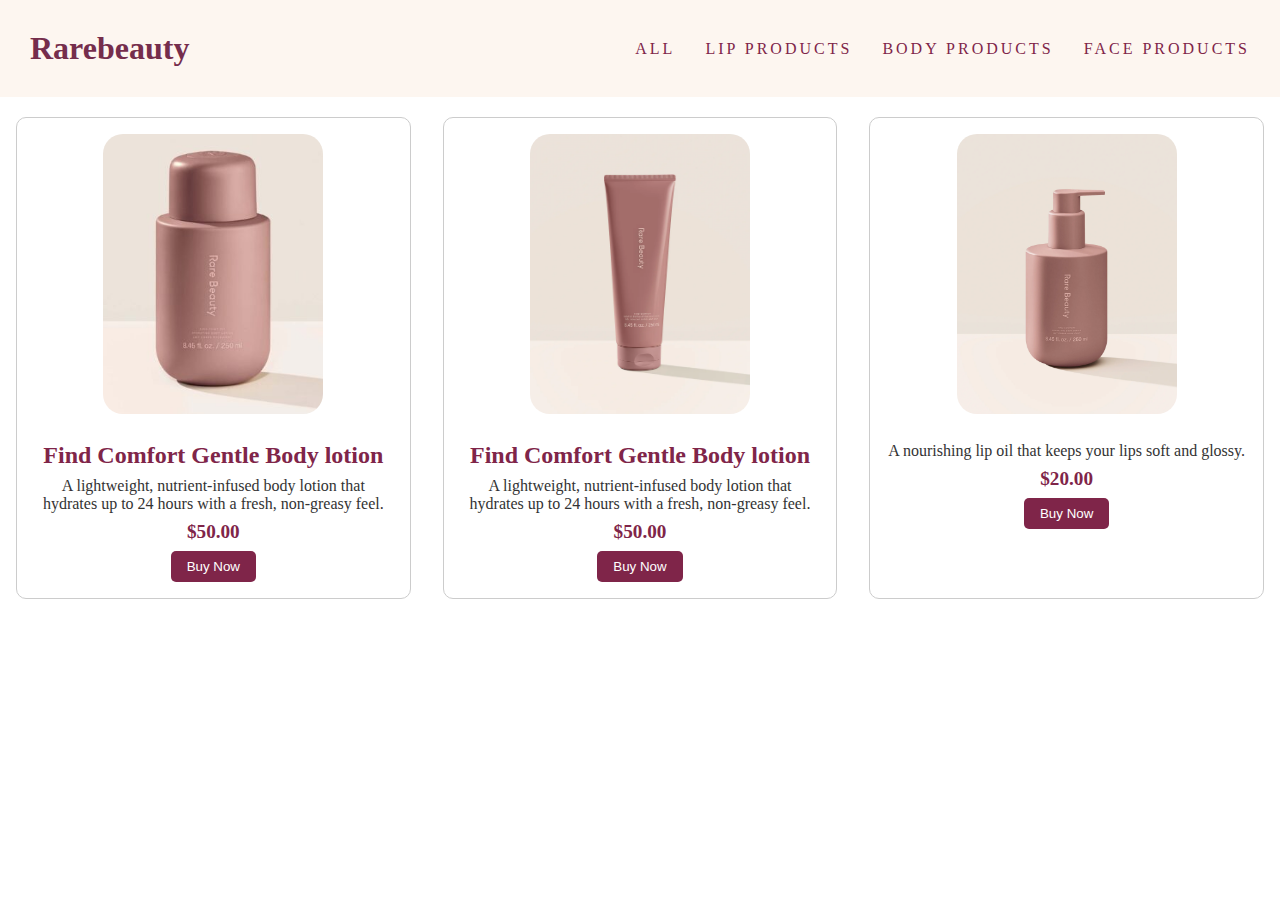
<file: bodyproducts.html>
<!DOCTYPE html>
<html lang="en">
<head>
    <meta charset="UTF-8">
    <meta name="viewport" content="width=device-width, initial-scale=1.0">
    <title>skin care</title>
    <link rel="stylesheet" href="bodyproducts.css">
</head>
<body>
    <header>
        <h1>Rarebeauty</h1>
        <nav>
            <ul>
                <li><a href="product.html">All</a></li>
                <li><a href="lip products.html">Lip products</a></li>
                
                <li><a href="bodyproducts.html">Body products</a></li>
                <li><a href="face-products.html">Face products</a></li>
            </ul>
        </nav>
    </header>
    <div class="content">
        <div class="skin-item">
            <img src="skn.jpg" alt=" Find Comfort Gentle  Body lotion">
                    <h2>Find Comfort Gentle  Body lotion</h2>
                    <p class="description">A lightweight, nutrient-infused body lotion that hydrates up to 24 hours with a fresh, non-greasy feel.</p>
                    <p class="price">$50.00</p>
                    <button>Buy Now</button>
        </div>
        <div class="skin-item">
            <img src="skinnnnn.webp" alt=" Find Comfort Gentle  Body lotion">
                    <h2>Find Comfort Gentle  Body lotion</h2>
                    <p class="description">A lightweight, nutrient-infused body lotion that hydrates up to 24 hours with a fresh, non-greasy feel.</p>
                    <p class="price">$50.00</p>
                    <button>Buy Now</button>
        </div>
        <div class="skin-item">
            <img src="skincare.webp" alt="">
            <h2></h2>
            <p class="description">A nourishing lip oil that keeps your lips soft and glossy.</p>
            <p class="price">$20.00</p>
            <button>Buy Now</button>
        </div>
       
               
    </div>
    
</body>
</html>
</file>
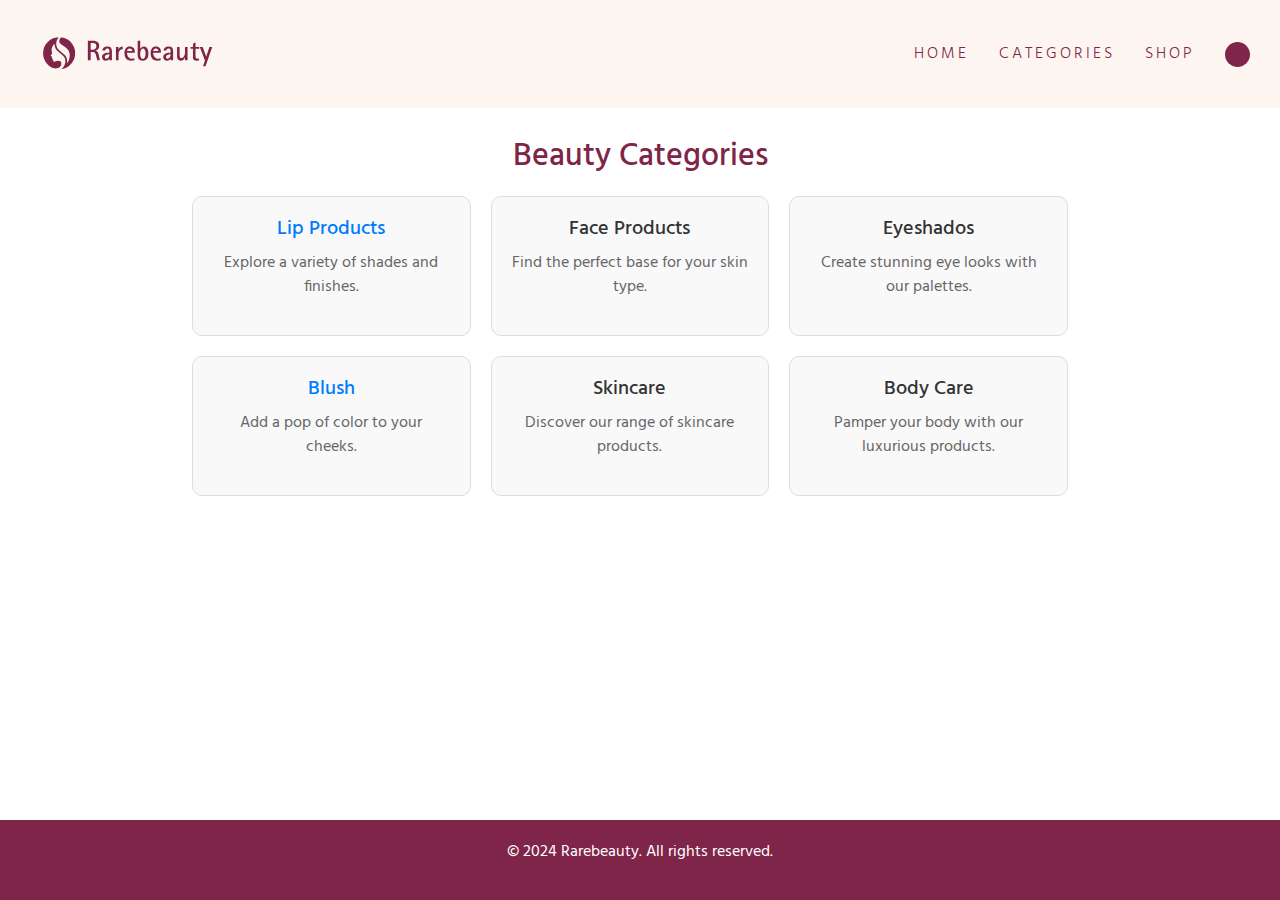
<file: categories.html>
<!DOCTYPE html>
<html lang="en">
<head>
    <meta charset="UTF-8">
    <meta name="viewport" content="width=device-width, initial-scale=1.0">
    <title>Categories</title>
    <!-- Link to Google Fonts -->
    <link rel="stylesheet" href="https://fonts.googleapis.com/css2?family=Hind:wght@400;700&display=swap">
    <!-- Link to Font Awesome -->
    <link rel="stylesheet" href="https://cdnjs.cloudflare.com/ajax/libs/font-awesome/6.0.0-beta3/css/all.min.css" integrity="sha512-WZ94P2B02mZCQ4pX8PqTfV0T96RNhZ6c+G5z0JjvPCB1HlWffkZ9jPRuK7T3z2MqRk8S9CD6hM5U0soFmm9JlA==" crossorigin="anonymous" referrerpolicy="no-referrer" />
    <!-- Link to Bootstrap CSS -->
    <link rel="stylesheet" href="https://stackpath.bootstrapcdn.com/bootstrap/4.5.2/css/bootstrap.min.css">
    <style>
        * {
            margin: 0px;
            padding: 0px;
            box-sizing: border-box;
        }
        body {
            font-family: 'Hind', sans-serif;
            margin: 0;
            overflow: auto;
            padding: 0;
        }
        header {
            padding: 30px;
            background-color: #fdf6f0;
            display: flex;
            justify-content: space-between;
            align-items: center;
        }
        .logo {
            text-align: center;
        }
        .logo h1 {
            color: #7f2549;
            font-family: 'Hind', sans-serif;
            margin: 0;
            padding: 0;
        }
        nav {
            margin-left: 20px;
        }
        nav ul {
            list-style-type: none;
            padding: 0;
            margin: 0;
            display: flex;
            align-items: center;
        }
        nav ul li {
            color: #7f2549;
            font-weight: lighter;
            margin-right: 30px;
        }
        nav ul li:last-child {
            margin-right: 0;
        }
        nav ul li a {
            text-decoration: none;
            color: #7f2549;
            letter-spacing: .1875rem;
            text-transform: uppercase;
            position: relative;
        }
        .cart-icon {
            background-color: #7f2549;
            color: white;
            width: 25px;
            height: 25px;
            border-radius: 50%;
            display: flex;
            justify-content: center;
            align-items: center;
            font-size: 14px;
        }
        footer {
            background-color: #7f2549;
            color: #fff;
            text-align: center;
            padding: 20px;
            position: absolute;
            bottom: 0;
            width: 100%;
        }
        .categories {
            margin: 30px 15%;
        }
        .categories h2 {
            color: #7f2549;
            text-align: center;
            margin-bottom: 20px;
        }
        .categories .category-container {
            display: flex;
            flex-wrap: wrap;
            gap: 20px;
        }
        .categories .category {
            flex: 1;
            min-width: calc(33.33% - 20px);
            max-width: calc(33.33% - 20px);
            background-color: #f9f9f9;
            border: 1px solid #ddd;
            border-radius: 10px;
            text-align: center;
            padding: 20px;
            transition: transform 0.3s;
        }
        .categories .category:hover {
            transform: scale(1.05);
        }
        .categories .category i {
            font-size: 40px;
            color: #7f2549;
            margin-bottom: 10px;
        }
        .categories .category h3 {
            color: #333;
            font-size: 20px;
            margin-bottom: 10px;
        }
        .categories .category p {
            color: #666;
        }
        .rg{
            font-weight: 900;
            padding: 12px 14px;
            background-color: #7f2549;
            color: #ddd;
        }
        nav ul li a:hover{
            text-decoration: none;
            padding: 8px 14px;
            background-color: #752d4c;
            color: #fff;
        }
    </style>
</head>
<body>
    <header>
        <div class="logo">
            <img src="lgo.svg">
        </div>
        <nav>
            <ul>
                <li><a href="product.html">Home</a></li>
                <li><a href="categories.html">Categories</a></li>
                <li><a href="product.html">Shop</a></li>
            
                <li><a href="#"><i class="fas fa-shopping-cart cart-icon"></i></a></li>
            </ul>
        </nav>
    </header>
    <section class="categories">
        <h2>Beauty Categories</h2>
        <div class="category-container">
            <div class="category">
                <i class="fas fa-lipstick"></i>
                <h3><a href="lip products.html">Lip Products</a></h3>
                <p>Explore a variety of shades and finishes.</p>
            </div>
            <div class="category">
                <i class="fas fa-paint-brush"></i>
                <h3>Face Products</h3>
                <p>Find the perfect base for your skin type.</p>
            </div>
            <div class="category">
                <i class="fas fa-eye"></i>
                <h3>Eyeshados</h3>
                <p>Create stunning eye looks with our palettes.</p>
            </div>
            <div class="category">
                <i class="fas fa-blush"></i>
                <h3><a href="lip products.html">Blush</a></h3>
                <p>Add a pop of color to your cheeks.</p>
            </div>
            <div class="category">
                <i class="fas fa-spa"></i>
                <h3>Skincare</h3>
                <p>Discover our range of skincare products.</p>
                
            </div>
            <div class="category">
                <i class="fas fa-bath"></i>
                <h3>Body Care</h3>
                <p>Pamper your body with our luxurious products.</p>
            </div>
        </div>
    </section>
    <footer>
        
        <p>&copy; 2024 Rarebeauty. All rights reserved.</p>
    </footer>
</body>
</html>
</file>
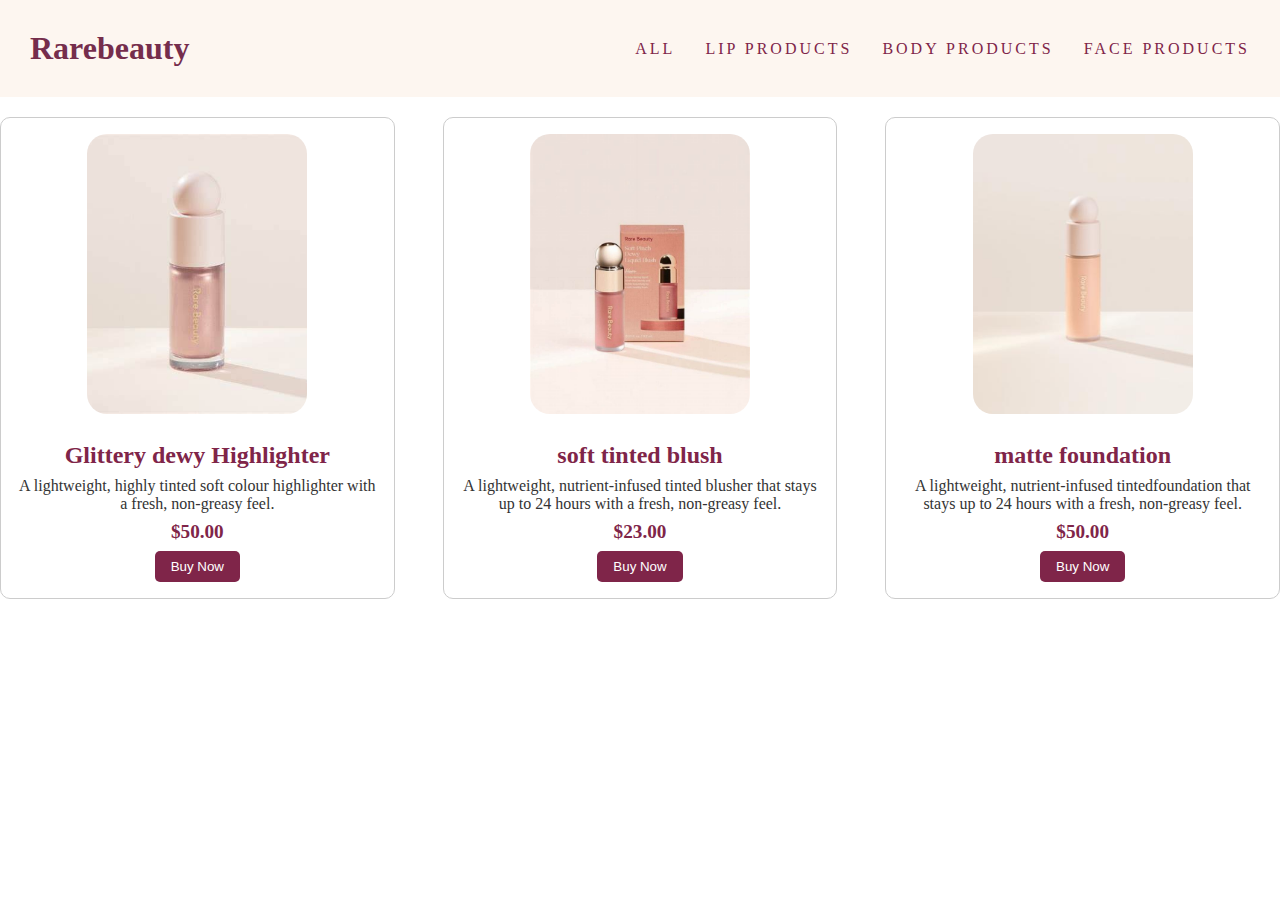
<file: facep.html>
<!DOCTYPE html>
<html lang="en">
<head>
    <meta charset="UTF-8">
    <meta name="viewport" content="width=device-width, initial-scale=1.0">
    <title>Face Product</title>
    <link rel="stylesheet" href="facep.css">
</head>
<body>
    
    <header>
        <h1>Rarebeauty</h1>
        <nav>
            <ul>
                <li><a href="product.html">All</a></li>
                <li><a href="lip products.html">Lip products</a></li>
                
                <li><a href="bodyproducts.html">Body products</a></li>
                <li><a href="facep.html">Face products</a></li>
            </ul>
        </nav>
    </header>
    <div class="highhh">
        <div class="face-item">
            <img src="highliterrrrrrrrrrrrr.jpg" alt="highlighter">
                    <h2>Glittery dewy Highlighter</h2>
                    <p class="description">A lightweight, highly tinted soft colour highlighter with a fresh, non-greasy feel.</p>
                    <p class="price">$50.00</p>
                    <button>Buy Now</button>
        </div>
    
    <div class="face-item">
        <img src="blusherrrrrrrrrr.jpg" alt=" soft tinted blusher">
                <h2>soft tinted blush</h2>
                <p class="description">A lightweight, nutrient-infused tinted blusher that stays up to 24 hours with a fresh, non-greasy feel.</p>
                <p class="price">$23.00</p>
                <button>Buy Now</button>
    </div>
    <div class="face-item">
        <img src="foundationnnnn.jpg" alt="dewy foundation">
                <h2>matte foundation</h2>
                <p class="description">A lightweight, nutrient-infused tintedfoundation that stays up to 24 hours with a fresh, non-greasy feel.</p>
                <p class="price">$50.00</p>
                <button>Buy Now</button>
    </div>


</div>
    
</body>
</html>
</file>
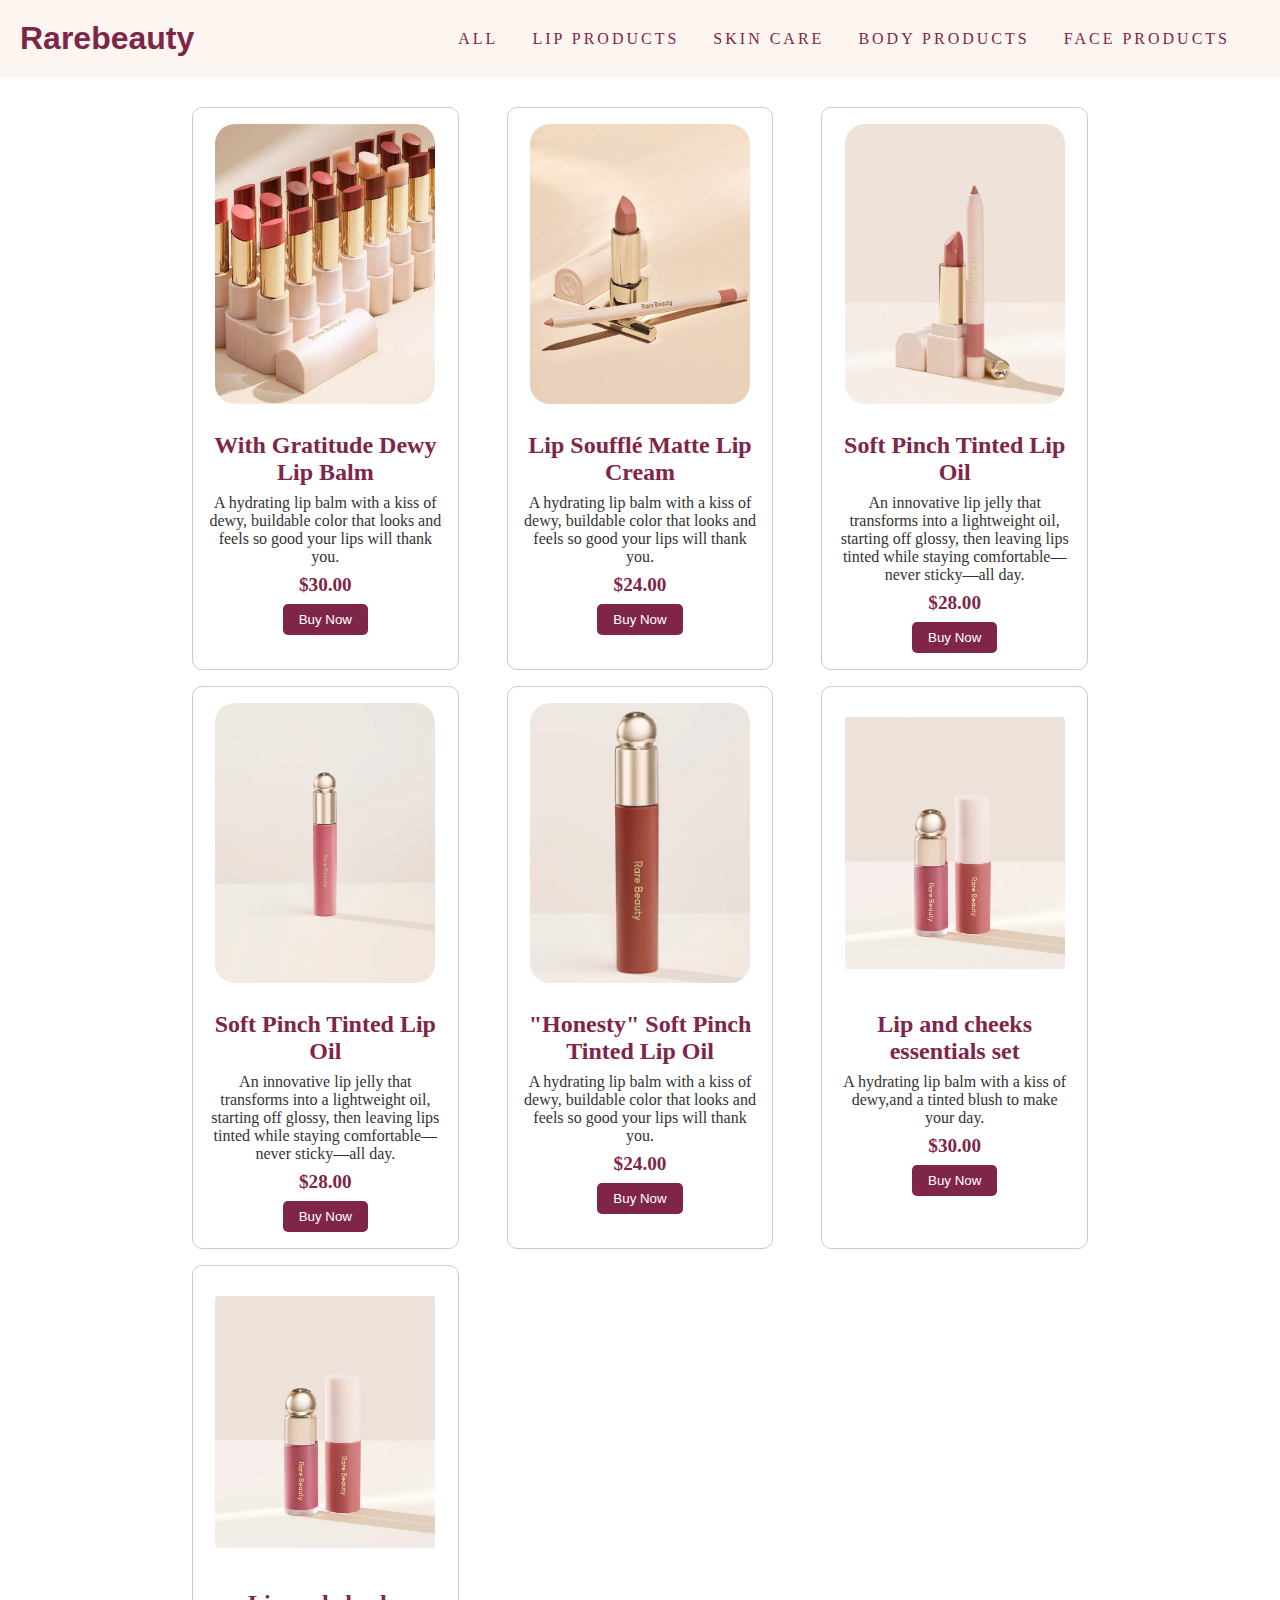
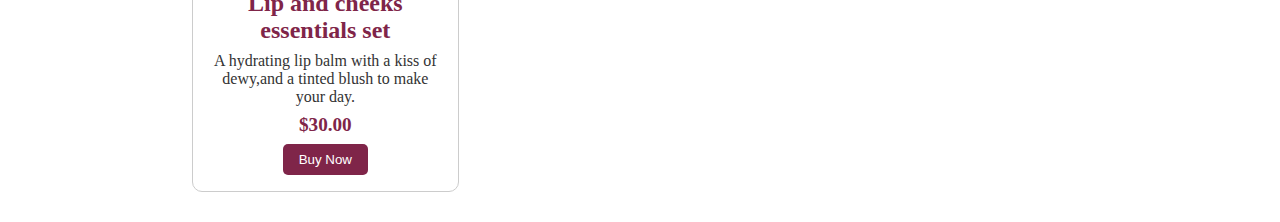
<file: lip products.html>
<!DOCTYPE html>
<html lang="en">
<head>
    <meta charset="UTF-8">
    <meta name="viewport" content="width=device-width, initial-scale=1.0">
    <title>Document</title>
    <link rel="stylesheet" href="lipproducts.css">
</head>
<body>
    <header>
        <h1>Rarebeauty</h1>
        <nav>
            <ul>
                <li><a href="product.html">All</a></li>
                <li><a href="lip products.html">Lip products</a></li>
                <li><a href="skincare.html">Skin care</a></li>
                <li><a href="bodyproducts.html">Body products</a></li>
                <li><a href="facep.html">Face products</a></li>
            </ul>
        </nav>
    </header>
    <div class="wrapper">
        <div class="lip-item">
            <img src="lipbalm.jpg" alt=" Matte Lipstick">
                    <h2>With Gratitude Dewy Lip Balm</h2>
                    <p class="description">A hydrating lip balm with a kiss of dewy, buildable color that looks and feels so good your lips will thank you.</p>
                    <p class="price">$30.00</p>
                    <button>Buy Now</button>
        </div>

                <div class="lip-item">
            <img src="lipstick.jpg" alt="Lip Soufflé Matte Lip Cream">
            <h2>Lip Soufflé Matte Lip Cream</h2>
                    <p class="description">A hydrating lip balm with a kiss of dewy, buildable color that looks and feels so good your lips will thank you.</p>
                    <p class="price">$24.00</p>
                    <button>Buy Now</button>
                </div>
                <div class="lip-item">
            <img src="lipl.png" alt="image not found">
            <h2>Soft Pinch Tinted Lip Oil</h2>
            <p class="description">An innovative lip jelly that transforms into a lightweight oil, starting off glossy, then leaving lips tinted while staying comfortable—never sticky—all day.</p>
            <p class="price">$28.00</p>
            <button>Buy Now</button>
        </div>
        <div class="lip-item">
            <img src="soft.webp" alt="image not found">
            <h2>Soft Pinch Tinted Lip Oil</h2>
            <p class="description">An innovative lip jelly that transforms into a lightweight oil, starting off glossy, then leaving lips tinted while staying comfortable—never sticky—all day.</p>
            <p class="price">$28.00</p>
            <button>Buy Now</button>
        </div>
        <div class="lip-item">
            <img src="honesty.jpg" alt="Soft pinch tinted lip oil">
            <h2>"Honesty" Soft Pinch Tinted Lip Oil</h2>
                    <p class="description">A hydrating lip balm with a kiss of dewy, buildable color that looks and feels so good your lips will thank you.</p>
                    <p class="price">$24.00</p>
                    <button>Buy Now</button>
                </div>
                <div class="lip-item">
                    <img src="lipand.webp" alt="lip and cheeks">
                            <h2>Lip and cheeks essentials set</h2>
                            <p class="description">A hydrating lip balm with a kiss of dewy,and a tinted blush to make your day.</p>
                            <p class="price">$30.00</p>
                            <button>Buy Now</button>
                </div>
                <div class="lip-item">
                    <img src="lipand.webp" alt="lip and cheeks">
                            <h2>Lip and cheeks essentials set</h2>
                            <p class="description">A hydrating lip balm with a kiss of dewy,and a tinted blush to make your day.</p>
                            <p class="price">$30.00</p>
                            <button>Buy Now</button>
                </div>

        </div>

    </div>
    
</body>
</html>
</file>
<file: bodyproducts.css>
*{
    margin: 0;
    padding: 0;
}
.wrapper {
    overflow: visible;
    margin: 30px 15%;
    display: flex;
    flex-wrap: wrap;
    gap: 1rem;
    justify-content: space-between;
}
header {
    padding: 30px;
    background-color: #fdf6f0;
    display: flex;
    justify-content: space-between;
    align-items: center;
}
.logo {
    text-align: center;
}
.logo h1 {
    color: #7f2549;
    font-family: 'Hind', sans-serif;
    margin: 0;
    padding: 0;
}
nav {
    margin-left: 20px;
}
nav ul {
    list-style-type: none;
    padding: 0;
    margin: 0;
    display: flex;
    align-items: center;
}
nav ul li {
    color: #7f2549;
    font-weight: lighter;
    margin-right: 30px;
}
nav ul li:last-child {
    margin-right: 0;
}
nav ul li a:hover {
    text-decoration: none;
    padding: 8px 14px;
    background-color: #752d4c;
    color: #fff;
}
nav ul li a {
    text-decoration: none;
    color: #7f2549;
    letter-spacing: .1875rem;
    text-transform: uppercase;
    position: relative;
}
.content{
    display: flex;
    justify-content: space-between;
    justify-content: space-around;
    margin-top: 20px;
}

.skin-item {
    border: 1px solid #ccc;
    padding: 1rem;
    width: calc(33.333% - 2rem);
    box-sizing: border-box;
    text-align: center;
    background-color: #fff;
    border-radius: 10px;
    transition: box-shadow 0.3s;
   
    
}
.skin-item img {
    height: 280px;
    width: 220px;
    margin-bottom: 1rem;
    border-radius: 20px;
    border: 2px;
    object-fit: cover;
    transition: box-shadow 0.3s;
   
}
.skin-item img:hover {
    box-shadow: 2px 2px 2px #7f2549;
}
.skin-item h2 {
    font-size: 1.5rem;
    margin: 0.5rem 0;
    color: #7f2549;
}
.skin-item p {
    margin: 0.5rem 0;
    color: #333;
}
.skin-item .price {
    font-size: 1.2rem;
    color: #7f2549;
    font-weight: bold;
}
.skin-item button {
    padding: 0.5rem 1rem;
    background-color: #7f2549;
    color: #fff;
    border: none;
    cursor: pointer;
    border-radius: 5px;
    transition: background-color 0.3s;
}
.skin-item button:hover {
    background-color: #5a1936;
}
header h1{
    color: #752d4c;
}
</file>
<file: facep.css>
*{
    margin: 0;
    padding: 0;
}
.highhh{
    display: flex;
    justify-content: space-between;
    margin-top:20px ;
}
header {
    padding: 30px;
    background-color: #fdf6f0;
    display: flex;
    justify-content: space-between;
    align-items: center;
}
.logo {
    text-align: center;
}
.logo h1 {
    color: #7f2549;
    font-family: 'Hind', sans-serif;
    margin: 0;
    padding: 0;
}
nav {
    margin-left: 20px;
}
nav ul {
    list-style-type: none;
    padding: 0;
    margin: 0;
    display: flex;
    align-items: center;
}
nav ul li {
    color: #7f2549;
    font-weight: lighter;
    margin-right: 30px;
}
nav ul li:last-child {
    margin-right: 0;
}
nav ul li a:hover {
    text-decoration: none;
    padding: 8px 14px;
    background-color: #752d4c;
    color: #fff;
}
nav ul li a {
    text-decoration: none;
    color: #7f2549;
    letter-spacing: .1875rem;
    text-transform: uppercase;
    position: relative;
}


.face-item {
    border: 1px solid #ccc;
    padding: 1rem;
    width: calc(33.333% - 2rem);
    box-sizing: border-box;
    text-align: center;
    background-color: #fff;
    border-radius: 10px;
    transition: box-shadow 0.3s;
   
    
}
.face-item img {
    height: 280px;
    width: 220px;
    margin-bottom: 1rem;
    border-radius: 20px;
    border: 2px;
    object-fit: cover;
    transition: box-shadow 0.3s;
   
}
.face-item img:hover {
    box-shadow: 2px 2px 2px #7f2549;
}
.face-item h2 {
    font-size: 1.5rem;
    margin: 0.5rem 0;
    color: #7f2549;
}
.face-item p {
    margin: 0.5rem 0;
    color: #333;
}
.face-item .price {
    font-size: 1.2rem;
    color: #7f2549;
    font-weight: bold;
}
.face-item button {
    padding: 0.5rem 1rem;
    background-color: #7f2549;
    color: #fff;
    border: none;
    cursor: pointer;
    border-radius: 5px;
    transition: background-color 0.3s;
}
.face-item button:hover {
    background-color: #5a1936;
}
header h1{
    color: #752d4c;
}
</file>
<file: lipproducts.css>
* {
    margin: 0;
    padding: 0;
}
.wrapper {
    overflow: visible;
    margin: 30px 15%;
    display: flex;
    flex-wrap: wrap;
    gap: 1rem;
    justify-content: space-between;
}
.lip-item {
    border: 1px solid #ccc;
    padding: 1rem;
    width: calc(33.333% - 2rem);
    box-sizing: border-box;
    text-align: center;
    background-color: #fff;
    border-radius: 10px;
    transition: box-shadow 0.3s;
    
}
.lip-item img {
    height: 280px;
    width: 220px;
    margin-bottom: 1rem;
    border-radius: 20px;
    border: 2px;
    object-fit: cover;
    transition: box-shadow 0.3s;
}
.lip-item img:hover {
    box-shadow: 2px 2px 2px #7f2549;
}
.lip-item h2 {
    font-size: 1.5rem;
    margin: 0.5rem 0;
    color: #7f2549;
}
.lip-item p {
    margin: 0.5rem 0;
    color: #333;
}
.lip-item .price {
    font-size: 1.2rem;
    color: #7f2549;
    font-weight: bold;
}
.lip-item button {
    padding: 0.5rem 1rem;
    background-color: #7f2549;
    color: #fff;
    border: none;
    cursor: pointer;
    border-radius: 5px;
    transition: background-color 0.3s;
}
.lip-item button:hover {
    background-color: #5a1936;
}
header{
   
    padding: 20px;
    background-color: #fdf6f0;
    display: flex;
    justify-content: space-between;
  
  align-items: center;
}
h1 {
    color: #7f2549;
    font-family: 'Hind', sans-serif;
    margin: 0;
    padding: 0;
}
nav {
    margin-left: 20px;
}
nav ul {
    list-style-type: none;
    padding: 0;
    margin: 0;
}
nav ul li {
    color: #7f2549;
    font-weight: lighter;
    display: inline;
    margin-right: 30px;
}
nav ul li a {
    text-decoration: none;
    color: #7f2549;
    letter-spacing: .1875rem;
    text-transform: uppercase;
}
nav ul li a:hover {
    text-decoration: none;
    padding: 8px 14px;
    background-color: #752d4c;
    color: #fff;
}
</file>
